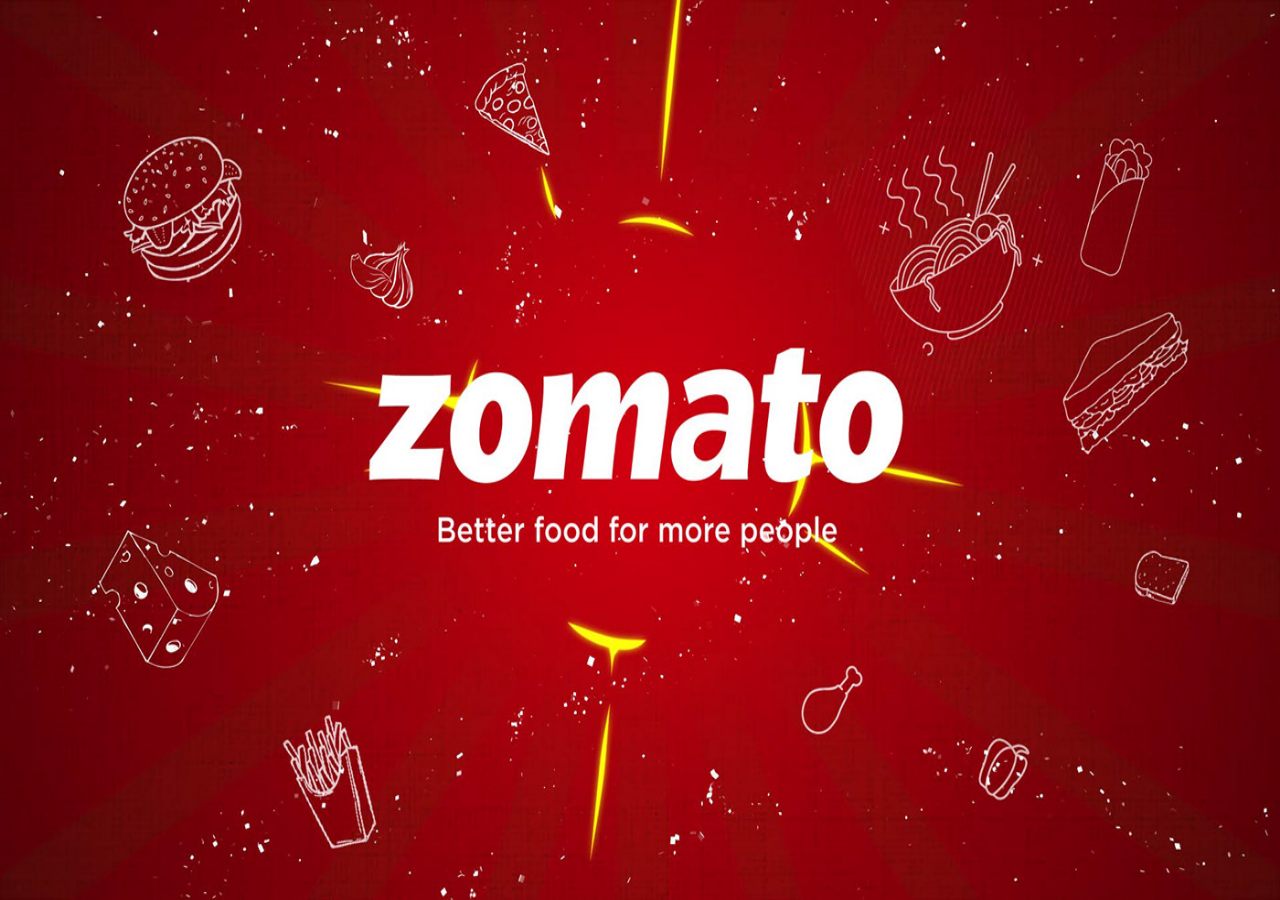
<file: index.html>
<!DOCTYPE html>
<html lang="en">
<head>
    <meta charset="UTF-8">
    <meta name="viewport" content="width=device-width, initial-scale=1.0">
    <title>Zomato</title>

    <style>
        * {
            margin: 0;
            padding: 0;
            box-sizing: border-box;
        }

        body {
            height: 100dvh;
            display: flex;
            justify-content: center;
            align-items: center;
            background-color: black;
        }

        img {
            width: 100%;
            height: 100%;
           
        }
    </style>
</head>

<body onclick="openApp()">
    <img src="./img/zomato_bg.jpg" alt="Zomato">

    <script>
        function openApp() {
            window.location.href = "dashboard.html";
        }
    </script>
</body>
</html>
</file>
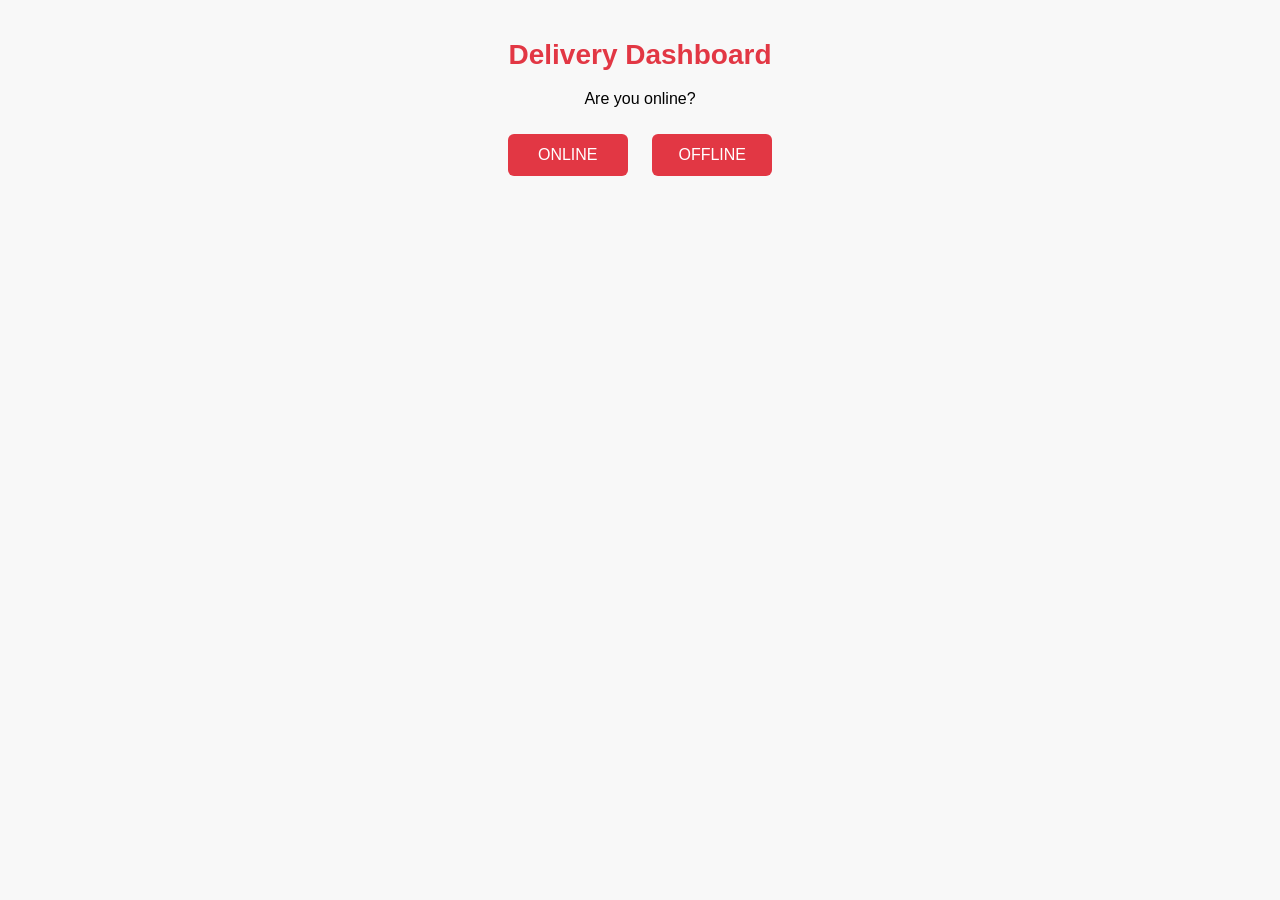
<file: dashboard.html>
<!DOCTYPE html>
<html lang="en">
<head>
    <meta charset="UTF-8">
    <meta name="viewport" content="width=device-width, initial-scale=1.0">
    <title>Delivery Dashboard</title>
    <link rel="stylesheet" href="style.css">
</head>

<body>

<div class="container">

    <h1>Delivery Dashboard</h1>

    <div id="onlineSection">
        <p>Are you online?</p>
        <button onclick="goOnline(true)">ONLINE</button>
        <button onclick="goOnline(false)">OFFLINE</button>
    </div>

    <div id="orderSection" class="hidden">
        <h2>ONLINE...</h2>
        <p>Delivery Boy is ONLINE...</p>
        <p><b>Your Order Id: 767264163500</b></p>
        <p>Accept order?</p>

        <button onclick="acceptOrder(true)">Accept</button>
        <button onclick="acceptOrder(false)">Reject</button>
    </div>

    <div id="resultSection" class="hidden"></div>

</div>

<script src="script.js"></script>

</body>
</html>
</file>
<file: style.css>
body {
    margin: 0;
    font-family: Arial;
    background-color: #f8f8f8;
}

.container {
    text-align: center;
    padding: 20px;
    max-width: 500px;
    margin: auto;
}

h1 {
    color: #e23744;
    font-size: 28px;
}

button {
    padding: 12px 20px;
    margin: 10px;
    border: none;
    background-color: #e23744;
    color: white;
    font-size: 16px;
    cursor: pointer;
    border-radius: 6px;
    width: 120px;
}

button:hover {
    background-color: #c92d3a;
}

.hidden {
    display: none;
}

#resultSection {
    margin-top: 20px;
    font-size: 18px;
    color: green;
}

/* ✅ Responsive video */
video {
    width: 100%;
    max-height: 300px;
    border-radius: 12px;
    margin-top: 15px;
}

/* ✅ Mobile adjustments */
@media (max-width: 480px) {
    h1 {
        font-size: 22px;
    }

    button {
        width: 100%;
    }
}
</file>
